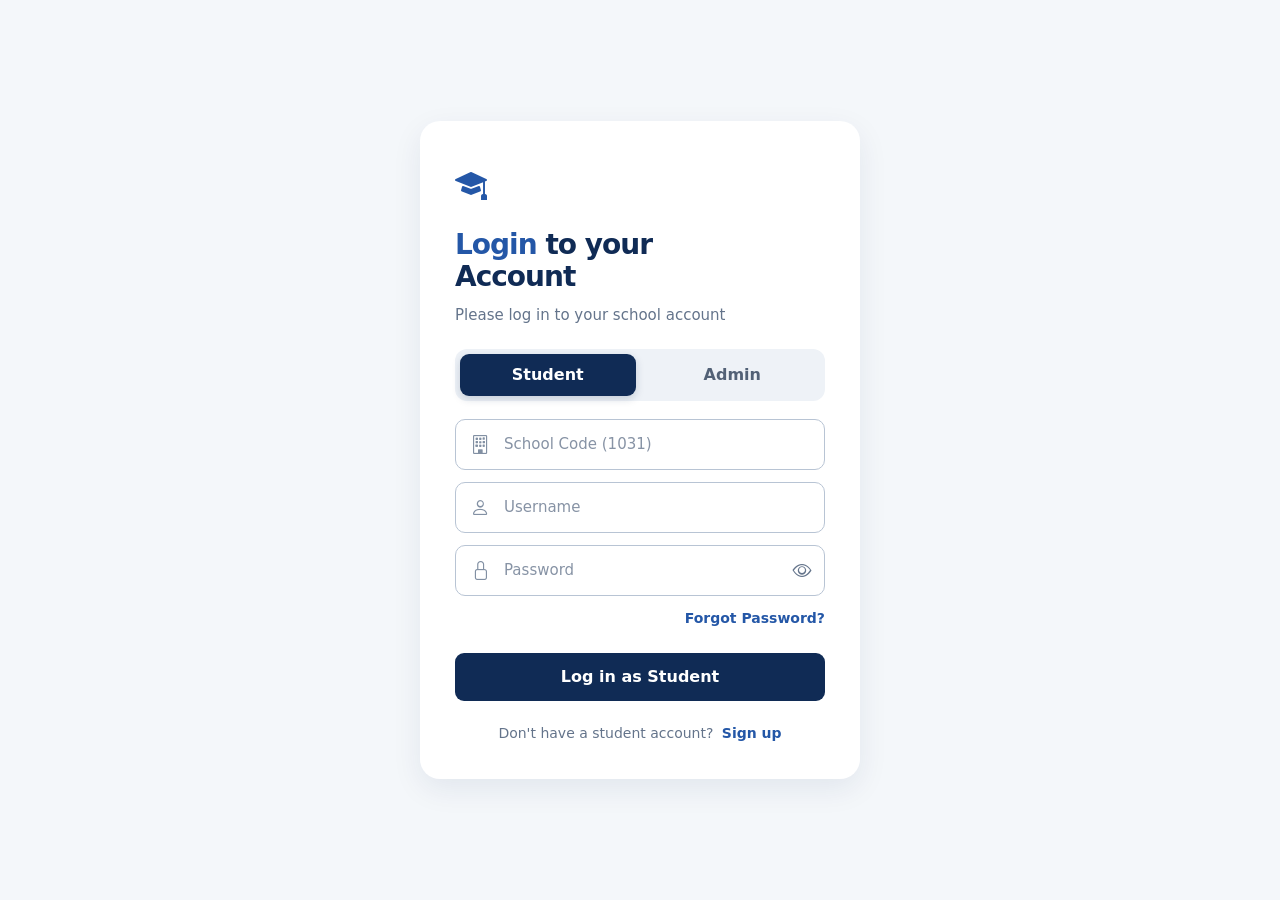
<file: index.html>
<!DOCTYPE html>
<html lang="en">
<head>
  <meta charset="UTF-8">
  <meta name="viewport" content="width=device-width, initial-scale=1.0">
  <title>School Portal Login</title>
  <link href="https://cdn.jsdelivr.net/npm/bootstrap@5.3.3/dist/css/bootstrap.min.css" rel="stylesheet">
  <link href="https://cdn.jsdelivr.net/npm/bootstrap-icons@1.11.3/font/bootstrap-icons.css" rel="stylesheet">
  <link rel="stylesheet" href="login.css">
</head>
<body>
  <main class="login-page">
    <section class="login-card" aria-labelledby="loginHeading">
      <div class="school-mark" aria-hidden="true"><i class="bi bi-mortarboard-fill"></i></div>

      <div class="login-heading">
        <h1 id="loginHeading"><span>Login</span> to your<br class="desktop-break"> Account</h1>
        <p>Please log in to your school account</p>
      </div>

      <div class="role-switch" role="group" aria-label="Choose account type">
        <button type="button" class="role-button active" data-role="student" aria-pressed="true">Student</button>
        <button type="button" class="role-button" data-role="admin" aria-pressed="false">Admin</button>
      </div>

      <form id="loginForm">
        <!-- School Code Field Added Here -->
        <div class="input-wrap">
          <i class="bi bi-building"></i>
          <input type="text" id="schoolCode" placeholder="School Code (1031)" aria-label="School Code" required>
        </div>

        <div class="input-wrap">
          <i class="bi bi-person"></i>
          <input type="text" id="username" placeholder="Username" aria-label="Username" autocomplete="username" required>
        </div>

        <div class="input-wrap password-wrap">
          <i class="bi bi-lock"></i>
          <input type="password" id="password" placeholder="Password" aria-label="Password" autocomplete="current-password" required>
          <button class="password-toggle" type="button" id="togglePassword" aria-label="Show password" title="Show password">
            <i class="bi bi-eye" id="eyeIcon"></i>
          </button>
        </div>

        <div class="forgot-row">
          <button type="button" class="text-link" data-bs-toggle="modal" data-bs-target="#forgotModal">Forgot Password?</button>
        </div>

        <button class="login-button" type="submit">Log in as Student</button>
        <p id="loginMessage" class="form-message" role="status" aria-live="polite"></p>
      </form>

      <div class="signup-line">
        Don't have a student account?
        <button type="button" class="text-link" data-bs-toggle="modal" data-bs-target="#signupModal">Sign up</button>
      </div>
    </section>
  </main>

  <!-- Student sign-up dialog -->
  <div class="modal fade" id="signupModal" tabindex="-1" aria-labelledby="signupTitle" aria-hidden="true">
    <div class="modal-dialog modal-dialog-centered">
      <div class="modal-content login-modal">
        <div class="modal-header">
          <h5 class="modal-title" id="signupTitle">Create a student account</h5>
          <button type="button" class="btn-close" data-bs-dismiss="modal" aria-label="Close"></button>
        </div>
        <form id="signupForm">
          <div class="modal-body">
            <label for="newStudentName" class="form-label">Full name</label>
            <input class="form-control mb-3" id="newStudentName" required placeholder="Enter your full name">
            <label for="newStudentUsername" class="form-label">Username</label>
            <input class="form-control mb-3" id="newStudentUsername" required placeholder="Choose a username">
            <label for="newStudentPassword" class="form-label">Password</label>
            <input class="form-control" type="password" id="newStudentPassword" required minlength="6" placeholder="Create a password">
            <p id="signupMessage" class="modal-message mb-0" role="status" aria-live="polite"></p>
          </div>
          <div class="modal-footer">
            <button type="button" class="btn btn-light" data-bs-dismiss="modal">Cancel</button>
            <button type="submit" class="btn btn-primary">Create account</button>
          </div>
        </form>
      </div>
    </div>
  </div>

  <script src="https://cdn.jsdelivr.net/npm/bootstrap@5.3.3/dist/js/bootstrap.bundle.min.js"></script>
  <script>
    const DEFAULT_USERNAME = "Aahil";
    const DEFAULT_PASSWORD = "Manu@302009";
    const CORRECT_SCHOOL_CODE = "1031";
    const roles = document.querySelectorAll(".role-button");
    const loginButton = document.querySelector(".login-button");
    let selectedRole = "student";

    function getAccounts() {
      const saved = localStorage.getItem("schoolPortalAccounts");
      if (saved) return JSON.parse(saved);
      const initial = {
        student: [{ username: DEFAULT_USERNAME, password: DEFAULT_PASSWORD, name: "Aahil" }],
        admin: [{ username: DEFAULT_USERNAME, password: DEFAULT_PASSWORD, name: "Aahil" }]
      };
      localStorage.setItem("schoolPortalAccounts", JSON.stringify(initial));
      return initial;
    }

    function saveAccounts(accounts) {
      localStorage.setItem("schoolPortalAccounts", JSON.stringify(accounts));
    }

    roles.forEach((button) => {
      button.addEventListener("click", () => {
        selectedRole = button.dataset.role;
        roles.forEach((item) => {
          const active = item === button;
          item.classList.toggle("active", active);
          item.setAttribute("aria-pressed", String(active));
        });
        loginButton.textContent = selectedRole === "admin" ? "Log in as Admin" : "Log in as Student";
        document.getElementById("loginMessage").textContent = "";
        document.querySelector(".signup-line").style.display = selectedRole === "admin" ? "none" : "block";
      });
    });

    const passwordInput = document.getElementById("password");
    const togglePassword = document.getElementById("togglePassword");
    const eyeIcon = document.getElementById("eyeIcon");

    togglePassword.addEventListener("click", () => {
      const show = passwordInput.type === "password";
      passwordInput.type = show ? "text" : "password";
      eyeIcon.className = show ? "bi bi-eye-slash" : "bi bi-eye";
    });

    document.getElementById("loginForm").addEventListener("submit", (event) => {
      event.preventDefault();
      const schoolCode = document.getElementById("schoolCode").value.trim();
      const username = document.getElementById("username").value.trim();
      const password = passwordInput.value;
      const message = document.getElementById("loginMessage");

      // Validate School Code
      if (schoolCode !== CORRECT_SCHOOL_CODE) {
        message.textContent = "Invalid school code. Please enter 1031.";
        message.classList.add("error");
        return;
      }

      const accounts = getAccounts();
      const match = (accounts[selectedRole] || []).find(
        (account) => account.username.toLowerCase() === username.toLowerCase() && account.password === password
      );

      if (!match) {
        message.textContent = "Incorrect username or password. Please try again.";
        message.classList.add("error");
        return;
      }

      message.classList.remove("error");
      message.textContent = "Login successful!";
      window.location.href = selectedRole === "admin" ? "admin.html" : "student.html";
    });

    document.getElementById("signupForm").addEventListener("submit", (event) => {
      event.preventDefault();
      const name = document.getElementById("newStudentName").value.trim();
      const username = document.getElementById("newStudentUsername").value.trim();
      const password = document.getElementById("newStudentPassword").value;
      const accounts = getAccounts();
      const exists = accounts.student.some((item) => item.username.toLowerCase() === username.toLowerCase());
      const message = document.getElementById("signupMessage");

      if (exists) {
        message.textContent = "That username already exists. Please choose another.";
        message.classList.add("error");
        return;
      }

      accounts.student.push({ name, username, password });
      saveAccounts(accounts);
      message.classList.remove("error");
      message.textContent = "Student account created. You can now log in.";
      document.getElementById("signupForm").reset();
    });

    getAccounts();
  </script>
</body>
</html>
</file>
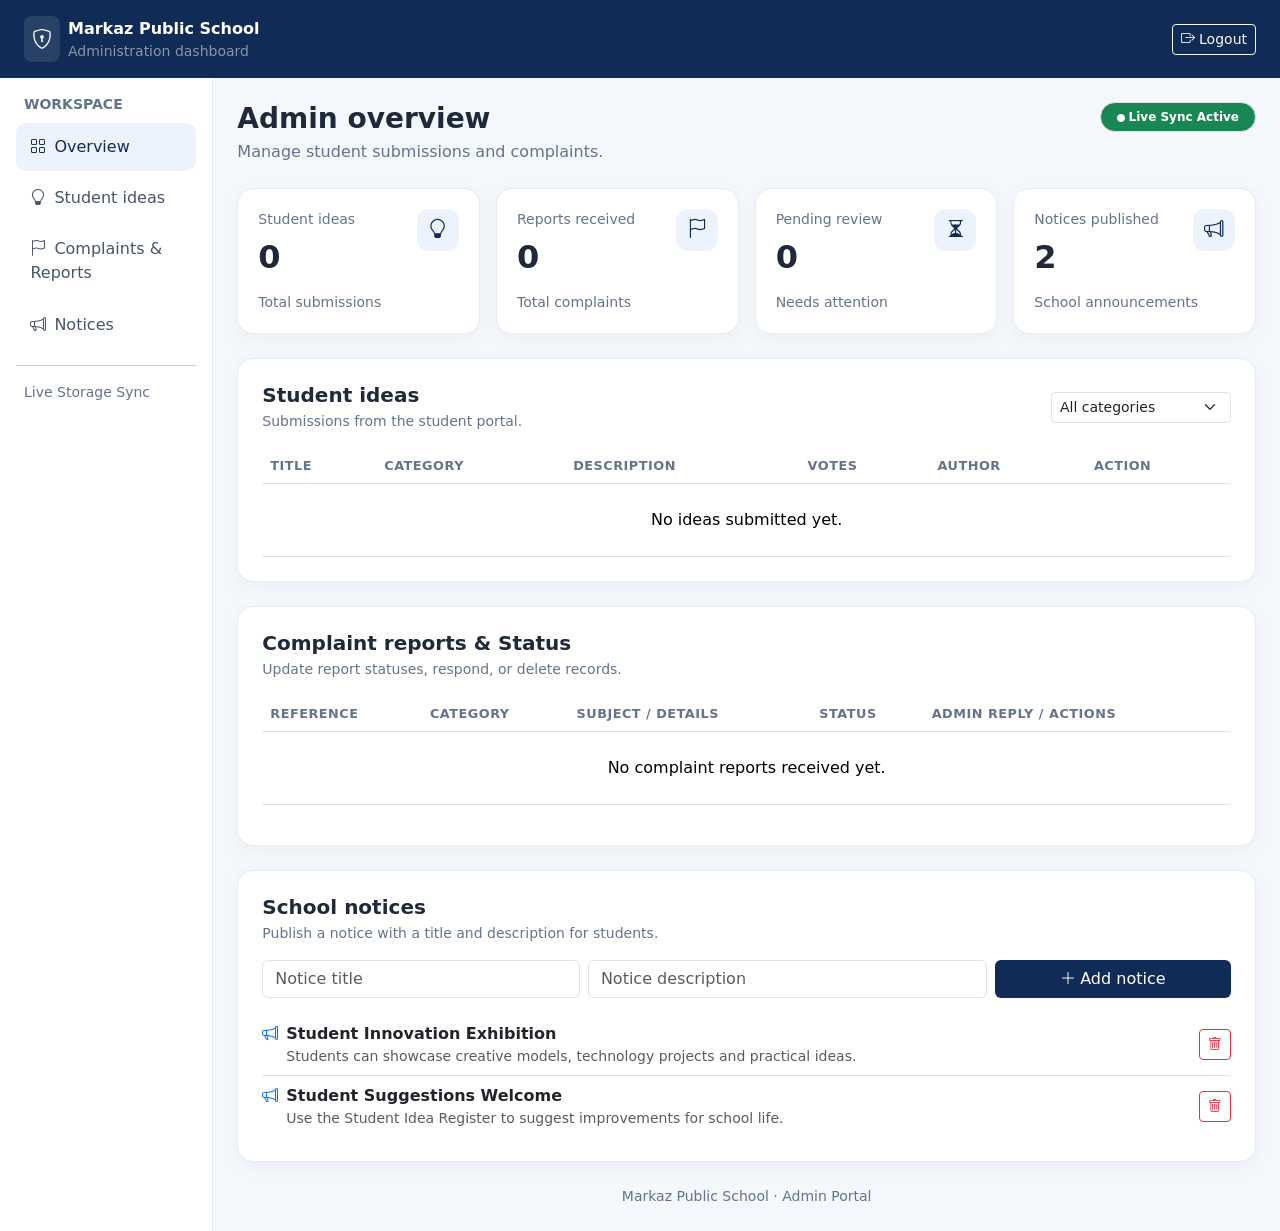
<file: admin.html>
<!DOCTYPE html>
<html lang="en">
<head>
  <meta charset="UTF-8">
  <meta name="viewport" content="width=device-width, initial-scale=1.0">
  <title>Admin Dashboard | Markaz Public School</title>
  <link href="https://cdn.jsdelivr.net/npm/bootstrap@5.3.3/dist/css/bootstrap.min.css" rel="stylesheet">
  <link href="https://cdn.jsdelivr.net/npm/bootstrap-icons@1.11.3/font/bootstrap-icons.css" rel="stylesheet">
  <style>
    :root { --navy: #102B55; --page: #f4f7fb; }
    body { background: var(--page); color: #1e293b; font-family: system-ui, -apple-system, "Segoe UI", sans-serif; }
    .topbar { background: var(--navy); color: #fff; }
    .sidebar { background: #fff; border-right: 1px solid #e5eaf1; min-height: calc(100vh - 72px); }
    .side-link { display:block; padding: .75rem .9rem; color:#475569; text-decoration:none; border-radius:10px; margin:.2rem 0; }
    .side-link.active, .side-link:hover { background:#edf3fc; color:var(--navy); }
    .panel, .stat-card { background:#fff; border:1px solid #e7ecf3; border-radius:16px; box-shadow:0 5px 18px rgba(15, 35, 65, .04); }
    .stat-card { padding:20px; height:100%; }
    .stat-icon { width:42px; height:42px; display:grid; place-items:center; background:#edf3fc; color:var(--navy); border-radius:12px; font-size:1.2rem; }
    .muted { color:#64748b; }
    .table thead th { color:#64748b; font-size:.8rem; text-transform:uppercase; letter-spacing:.04em; font-weight:600; }
    .pill { display:inline-block; padding:.3rem .6rem; border-radius:999px; font-size:.78rem; background:#fff4d6; color:#805b00; }
    @media (max-width:767px) { .sidebar { min-height:auto; border-right:0; border-bottom:1px solid #e5eaf1; } }
  </style>
</head>
<body>
  <header class="topbar py-3">
    <div class="container-fluid px-3 px-lg-4 d-flex align-items-center justify-content-between">
      <div class="d-flex align-items-center gap-2">
        <div class="rounded-3 bg-white bg-opacity-10 p-2"><i class="bi bi-shield-lock fs-5"></i></div>
        <div><div class="fw-bold">Markaz Public School</div><div class="small text-white-50">Administration dashboard</div></div>
      </div>
      <a href="index.html" class="btn btn-sm btn-outline-light"><i class="bi bi-box-arrow-right me-1"></i>Logout</a>
    </div>
  </header>

  <div class="container-fluid">
    <div class="row">
      <aside class="col-md-3 col-lg-2 sidebar p-3">
        <div class="small text-uppercase muted fw-semibold px-2 mb-2">Workspace</div>
        <a class="side-link active" href="#overview"><i class="bi bi-grid me-2"></i>Overview</a>
        <a class="side-link" href="#ideas"><i class="bi bi-lightbulb me-2"></i>Student ideas</a>
        <a class="side-link" href="#complaints"><i class="bi bi-flag me-2"></i>Complaints & Reports</a>
        <a class="side-link" href="#notices"><i class="bi bi-megaphone me-2"></i>Notices</a>
        <hr>
        <div class="small muted px-2">Live Storage Sync</div>
      </aside>

      <main class="col-md-9 col-lg-10 p-3 p-lg-4">
        <section id="overview" class="mb-4">
          <div class="d-flex flex-wrap align-items-start justify-content-between gap-3 mb-4">
            <div><h1 class="h3 fw-bold mb-1">Admin overview</h1><p class="muted mb-0">Manage student submissions and complaints.</p></div>
            <span class="badge rounded-pill text-bg-success border py-2 px-3"><i class="bi bi-circle-fill me-1" style="font-size:.5rem"></i>Live Sync Active</span>
          </div>
          
          <div class="row g-3">
            <div class="col-sm-6 col-xl-3"><div class="stat-card"><div class="d-flex justify-content-between"><div><div class="muted small">Student ideas</div><div class="h2 fw-bold mt-2 mb-0" id="ideaCount">0</div></div><div class="stat-icon"><i class="bi bi-lightbulb"></i></div></div><div class="small muted mt-3">Total submissions</div></div></div>
            <div class="col-sm-6 col-xl-3"><div class="stat-card"><div class="d-flex justify-content-between"><div><div class="muted small">Reports received</div><div class="h2 fw-bold mt-2 mb-0" id="complaintCount">0</div></div><div class="stat-icon"><i class="bi bi-flag"></i></div></div><div class="small muted mt-3">Total complaints</div></div></div>
            <div class="col-sm-6 col-xl-3"><div class="stat-card"><div class="d-flex justify-content-between"><div><div class="muted small">Pending review</div><div class="h2 fw-bold mt-2 mb-0" id="pendingCount">0</div></div><div class="stat-icon"><i class="bi bi-hourglass-split"></i></div></div><div class="small muted mt-3">Needs attention</div></div></div>
            <div class="col-sm-6 col-xl-3"><div class="stat-card"><div class="d-flex justify-content-between"><div><div class="muted small">Notices published</div><div class="h2 fw-bold mt-2 mb-0" id="noticeCount">0</div></div><div class="stat-icon"><i class="bi bi-megaphone"></i></div></div><div class="small muted mt-3">School announcements</div></div></div>
          </div>
        </section>

        <!-- STUDENT IDEAS SECTION -->
        <section id="ideas" class="panel p-3 p-lg-4 mb-4">
          <div class="d-flex flex-wrap justify-content-between align-items-center gap-2 mb-3">
            <div><h2 class="h5 fw-bold mb-1">Student ideas</h2><p class="muted small mb-0">Submissions from the student portal.</p></div>
            <select id="ideaFilter" class="form-select form-select-sm" style="max-width:180px" aria-label="Filter ideas">
              <option value="All">All categories</option>
              <option>Academics</option><option>Sports</option><option>Environment</option>
              <option>Technology</option><option>Library</option><option>Student Welfare</option><option>Other</option>
            </select>
          </div>
          <div class="table-responsive">
            <table class="table align-middle mb-0">
              <thead><tr><th>Title</th><th>Category</th><th>Description</th><th>Votes</th><th>Author</th><th>Action</th></tr></thead>
              <tbody id="ideasTable"></tbody>
            </table>
          </div>
        </section>

        <!-- COMPLAINTS SECTION -->
        <section id="complaints" class="panel p-3 p-lg-4 mb-4">
          <div class="mb-3"><h2 class="h5 fw-bold mb-1">Complaint reports & Status</h2><p class="muted small mb-0">Update report statuses, respond, or delete records.</p></div>
          <div class="table-responsive">
            <table class="table align-middle mb-0">
              <thead><tr><th>Reference</th><th>Category</th><th>Subject / Details</th><th>Status</th><th>Admin Reply / Actions</th></tr></thead>
              <tbody id="complaintsTable"></tbody>
            </table>
          </div>
          <p id="statusMessage" class="small text-success mt-3 mb-0" role="status"></p>
        </section>

        <!-- NOTICES SECTION WITH TITLE & DESCRIPTION -->
        <section id="notices" class="panel p-3 p-lg-4">
          <h2 class="h5 fw-bold mb-1">School notices</h2><p class="muted small mb-3">Publish a notice with a title and description for students.</p>
          <form id="noticeForm" class="row g-2 mb-3">
            <div class="col-md-4">
              <input class="form-control" id="noticeTitle" maxlength="100" required placeholder="Notice title">
            </div>
            <div class="col-md-5">
              <input class="form-control" id="noticeDesc" maxlength="250" required placeholder="Notice description">
            </div>
            <div class="col-md-3">
              <button class="btn w-100 text-white" style="background:var(--navy)" type="submit">
                <i class="bi bi-plus-lg me-1"></i>Add notice
              </button>
            </div>
          </form>
          <ul id="noticeList" class="list-group list-group-flush"></ul>
        </section>

        <footer class="small muted text-center mt-4">Markaz Public School · Admin Portal</footer>
      </main>
    </div>
  </div>

<script>
const COMPLAINTS_KEY = "schoolComplaints";
const IDEAS_KEY = "schoolIdeas";
const NOTICES_KEY = "schoolNotices";

function getData(key, defaultVal) {
  return JSON.parse(localStorage.getItem(key) || JSON.stringify(defaultVal));
}
function saveData(key, data) {
  localStorage.setItem(key, JSON.stringify(data));
}

function escapeHTML(value) {
  return String(value ?? "").replace(/[&<>"']/g, char => ({
    "&": "&amp;", "<": "&lt;", ">": "&gt;", '"': "&quot;", "'": "&#39;"
  })[char]);
}

function renderDashboard() {
  const complaints = getData(COMPLAINTS_KEY, []);
  const ideas = getData(IDEAS_KEY, []);
  const defaultNotices = [
    { title: "Student Innovation Exhibition", description: "Students can showcase creative models, technology projects and practical ideas." },
    { title: "Student Suggestions Welcome", description: "Use the Student Idea Register to suggest improvements for school life." }
  ];
  const notices = getData(NOTICES_KEY, defaultNotices);

  document.getElementById("ideaCount").textContent = ideas.length;
  document.getElementById("complaintCount").textContent = complaints.length;
  document.getElementById("pendingCount").textContent = complaints.filter(c => c.status === "Received" || c.status === "Pending").length;
  document.getElementById("noticeCount").textContent = notices.length;

  // Render Ideas
  const filter = document.getElementById("ideaFilter").value;
  const filteredIdeas = ideas.filter(x => filter === "All" || x.category === filter);
  
  document.getElementById("ideasTable").innerHTML = filteredIdeas.map(x => {
    const originalIndex = ideas.findIndex(i => i.id === x.id);
    return `<tr>
      <td class="fw-semibold">${escapeHTML(x.title)}</td>
      <td>${escapeHTML(x.category)}</td>
      <td class="small text-muted">${escapeHTML(x.description)}</td>
      <td><span class="badge bg-primary">${x.votes || 1}</span></td>
      <td>${escapeHTML(x.author || "Anonymous")}</td>
      <td>
        <button class="btn btn-sm btn-outline-danger" onclick="deleteIdea(${originalIndex})" title="Delete Idea">
          <i class="bi bi-trash"></i>
        </button>
      </td>
    </tr>`;
  }).join("") || '<tr><td colspan="6" class="muted text-center py-4">No ideas submitted yet.</td></tr>';

  // Render Complaints
  const statuses = ["Received", "Under Review", "Action Required", "Resolved"];
  document.getElementById("complaintsTable").innerHTML = complaints.map((x, i) =>
    `<tr>
      <td class="fw-semibold">${escapeHTML(x.id)}</td>
      <td>${escapeHTML(x.category)}</td>
      <td><strong>${escapeHTML(x.subject)}</strong><br><small class="text-muted">${escapeHTML(x.description)}</small></td>
      <td><span class="pill">${escapeHTML(x.status)}</span></td>
      <td>
        <select class="form-select form-select-sm mb-2" data-action="status" data-index="${i}">
          ${statuses.map(s => `<option ${s === x.status ? "selected" : ""}>${s}</option>`).join("")}
        </select>
        <div class="input-group input-group-sm mb-2">
          <input type="text" class="form-control" data-action="reply" data-index="${i}" value="${escapeHTML(x.reply === "Waiting for admin review" ? "" : x.reply)}" placeholder="Type reply...">
          <button class="btn btn-outline-primary" onclick="saveComplaintRow(${i})">Save</button>
        </div>
        <button class="btn btn-sm btn-danger w-100" onclick="deleteComplaint(${i})">
          <i class="bi bi-trash me-1"></i>Delete Report
        </button>
      </td>
    </tr>`
  ).join("") || '<tr><td colspan="5" class="muted text-center py-4">No complaint reports received yet.</td></tr>';

  // Render Notices with Title & Description
  document.getElementById("noticeList").innerHTML = notices.map((n, idx) => {
    const title = typeof n === 'string' ? n : n.title;
    const desc = typeof n === 'string' ? '' : n.description;
    return `<li class="list-group-item px-0 d-flex justify-content-between align-items-center">
      <div>
        <strong><i class="bi bi-megaphone me-2 text-primary"></i>${escapeHTML(title)}</strong>
        ${desc ? `<div class="small text-muted ms-4">${escapeHTML(desc)}</div>` : ''}
      </div>
      <button class="btn btn-sm btn-outline-danger" onclick="deleteNotice(${idx})" title="Delete Notice"><i class="bi bi-trash"></i></button>
    </li>`;
  }).join("") || '<li class="list-group-item px-0 text-muted">No notices published.</li>';
}

window.saveComplaintRow = function(index) {
  const complaints = getData(COMPLAINTS_KEY, []);
  const statusSelect = document.querySelector(`select[data-action="status"][data-index="${index}"]`);
  const replyInput = document.querySelector(`input[data-action="reply"][data-index="${index}"]`);
  
  if (complaints[index]) {
    complaints[index].status = statusSelect.value;
    complaints[index].reply = replyInput.value.trim() || "No message from admin yet.";
    saveData(COMPLAINTS_KEY, complaints);
    document.getElementById("statusMessage").textContent = `Report ${complaints[index].id} updated successfully!`;
    renderDashboard();
  }
};

window.deleteComplaint = function(index) {
  if (confirm("Are you sure you want to delete this complaint report?")) {
    let complaints = getData(COMPLAINTS_KEY, []);
    complaints.splice(index, 1);
    saveData(COMPLAINTS_KEY, complaints);
    document.getElementById("statusMessage").textContent = "Complaint report deleted successfully.";
    renderDashboard();
  }
};

window.deleteIdea = function(index) {
  if (confirm("Are you sure you want to delete this student idea?")) {
    let ideas = getData(IDEAS_KEY, []);
    ideas.splice(index, 1);
    saveData(IDEAS_KEY, ideas);
    renderDashboard();
  }
};

window.deleteNotice = function(index) {
  let notices = getData(NOTICES_KEY, []);
  notices.splice(index, 1);
  saveData(NOTICES_KEY, notices);
  renderDashboard();
};

document.getElementById("ideaFilter").addEventListener("change", renderDashboard);

document.getElementById("noticeForm").addEventListener("submit", e => {
  e.preventDefault();
  const titleInput = document.getElementById("noticeTitle");
  const descInput = document.getElementById("noticeDesc");
  
  let notices = getData(NOTICES_KEY, []);
  notices.unshift({
    title: titleInput.value.trim(),
    description: descInput.value.trim()
  });
  
  saveData(NOTICES_KEY, notices);
  titleInput.value = "";
  descInput.value = "";
  renderDashboard();
});

renderDashboard();
</script>
</body>
</html>
</file>
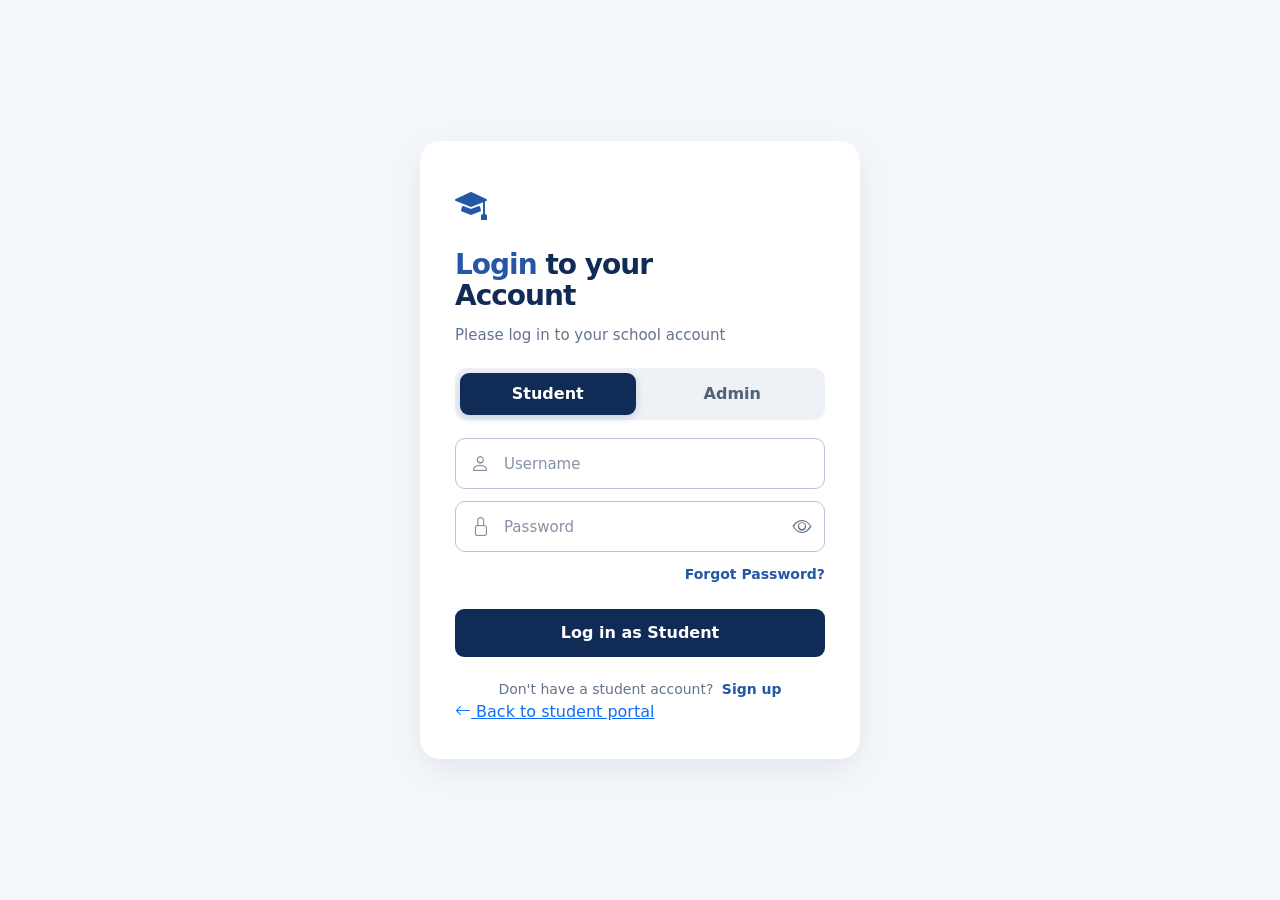
<file: login.html>
<!DOCTYPE html>
<html lang="en">
<head>
  <meta charset="UTF-8">
  <meta name="viewport" content="width=device-width, initial-scale=1.0">
  <title>School Portal Login</title>
  <link href="https://cdn.jsdelivr.net/npm/bootstrap@5.3.3/dist/css/bootstrap.min.css" rel="stylesheet">
  <link href="https://cdn.jsdelivr.net/npm/bootstrap-icons@1.11.3/font/bootstrap-icons.css" rel="stylesheet">
  <link rel="stylesheet" href="login.css">
</head>
<body>
  <main class="login-page">
    <section class="login-card" aria-labelledby="loginHeading">
      <div class="school-mark" aria-hidden="true"><i class="bi bi-mortarboard-fill"></i></div>

      <div class="login-heading">
        <h1 id="loginHeading"><span>Login</span> to your<br class="desktop-break"> Account</h1>
        <p>Please log in to your school account</p>
      </div>

      <div class="role-switch" role="group" aria-label="Choose account type">
        <button type="button" class="role-button active" data-role="student" aria-pressed="true">Student</button>
        <button type="button" class="role-button" data-role="admin" aria-pressed="false">Admin</button>
      </div>

      <form id="loginForm">
        <div class="input-wrap">
          <i class="bi bi-person"></i>
          <input type="text" id="username" placeholder="Username" aria-label="Username" autocomplete="username" required>
        </div>

        <div class="input-wrap password-wrap">
          <i class="bi bi-lock"></i>
          <input type="password" id="password" placeholder="Password" aria-label="Password" autocomplete="current-password" required>
          <button class="password-toggle" type="button" id="togglePassword" aria-label="Show password" title="Show password">
            <i class="bi bi-eye" id="eyeIcon"></i>
          </button>
        </div>

        <div class="forgot-row">
          <button type="button" class="text-link" data-bs-toggle="modal" data-bs-target="#forgotModal">Forgot Password?</button>
        </div>

        <button class="login-button" type="submit">Log in as Student</button>
        <p id="loginMessage" class="form-message" role="status" aria-live="polite"></p>
      </form>

      <div class="signup-line">
        Don't have a student account?
        <button type="button" class="text-link" data-bs-toggle="modal" data-bs-target="#signupModal">Sign up</button>
      </div>

      <div class="back-home">
        <a href="student.html"><i class="bi bi-arrow-left"></i> Back to student portal</a>
      </div>
    </section>
  </main>

  <!-- Password reset dialog -->
  <div class="modal fade" id="forgotModal" tabindex="-1" aria-labelledby="forgotTitle" aria-hidden="true">
    <div class="modal-dialog modal-dialog-centered">
      <div class="modal-content login-modal">
        <div class="modal-header">
          <h5 class="modal-title" id="forgotTitle">Reset password</h5>
          <button type="button" class="btn-close" data-bs-dismiss="modal" aria-label="Close"></button>
        </div>
        <form id="forgotForm">
          <div class="modal-body">
            <p class="text-muted">For this project demo, enter the account username and choose a new password.</p>
            <label for="resetUsername" class="form-label">Username</label>
            <input class="form-control mb-3" id="resetUsername" required placeholder="Enter username">
            <label for="newPassword" class="form-label">New password</label>
            <input class="form-control mb-3" type="password" id="newPassword" minlength="6" required placeholder="Enter new password">
            <label for="confirmNewPassword" class="form-label">Confirm new password</label>
            <input class="form-control" type="password" id="confirmNewPassword" minlength="6" required placeholder="Confirm new password">
            <p id="forgotMessage" class="modal-message mb-0" role="status" aria-live="polite"></p>
          </div>
          <div class="modal-footer">
            <button type="button" class="btn btn-light" data-bs-dismiss="modal">Cancel</button>
            <button type="submit" class="btn btn-primary">Save new password</button>
          </div>
        </form>
      </div>
    </div>
  </div>

  <!-- Student sign-up dialog -->
  <div class="modal fade" id="signupModal" tabindex="-1" aria-labelledby="signupTitle" aria-hidden="true">
    <div class="modal-dialog modal-dialog-centered">
      <div class="modal-content login-modal">
        <div class="modal-header">
          <h5 class="modal-title" id="signupTitle">Create a student account</h5>
          <button type="button" class="btn-close" data-bs-dismiss="modal" aria-label="Close"></button>
        </div>
        <form id="signupForm">
          <div class="modal-body">
            <label for="newStudentName" class="form-label">Full name</label>
            <input class="form-control mb-3" id="newStudentName" required placeholder="Enter your full name">
            <label for="newStudentUsername" class="form-label">Username</label>
            <input class="form-control mb-3" id="newStudentUsername" required placeholder="Choose a username">
            <label for="newStudentPassword" class="form-label">Password</label>
            <input class="form-control" type="password" id="newStudentPassword" required minlength="6" placeholder="Create a password">
            <p id="signupMessage" class="modal-message mb-0" role="status" aria-live="polite"></p>
          </div>
          <div class="modal-footer">
            <button type="button" class="btn btn-light" data-bs-dismiss="modal">Cancel</button>
            <button type="submit" class="btn btn-primary">Create account</button>
          </div>
        </form>
      </div>
    </div>
  </div>

  <script src="https://cdn.jsdelivr.net/npm/bootstrap@5.3.3/dist/js/bootstrap.bundle.min.js"></script>
  <script>
    /*
      CLASSROOM DEMO ONLY.
      Credentials stored in browser localStorage are not secure.
      Use a server-side authentication system before publishing this portal.
    */
    const DEFAULT_USERNAME = "Aahil";
    const DEFAULT_PASSWORD = "Manu@302009";
    const roles = document.querySelectorAll(".role-button");
    const loginButton = document.querySelector(".login-button");
    let selectedRole = "student";

    function getAccounts() {
      const saved = localStorage.getItem("schoolPortalAccounts");
      if (saved) return JSON.parse(saved);

      const initial = {
        student: [{ username: DEFAULT_USERNAME, password: DEFAULT_PASSWORD, name: "Aahil" }],
        admin: [{ username: DEFAULT_USERNAME, password: DEFAULT_PASSWORD, name: "Aahil" }]
      };
      localStorage.setItem("schoolPortalAccounts", JSON.stringify(initial));
      return initial;
    }

    function saveAccounts(accounts) {
      localStorage.setItem("schoolPortalAccounts", JSON.stringify(accounts));
    }

    roles.forEach((button) => {
      button.addEventListener("click", () => {
        selectedRole = button.dataset.role;
        roles.forEach((item) => {
          const active = item === button;
          item.classList.toggle("active", active);
          item.setAttribute("aria-pressed", String(active));
        });
        loginButton.textContent = selectedRole === "admin" ? "Log in as Admin" : "Log in as Student";
        document.getElementById("loginMessage").textContent = "";
        document.querySelector(".signup-line").style.display = selectedRole === "admin" ? "none" : "block";
      });
    });

    const passwordInput = document.getElementById("password");
    const togglePassword = document.getElementById("togglePassword");
    const eyeIcon = document.getElementById("eyeIcon");

    togglePassword.addEventListener("click", () => {
      const show = passwordInput.type === "password";
      passwordInput.type = show ? "text" : "password";
      eyeIcon.className = show ? "bi bi-eye-slash" : "bi bi-eye";
      togglePassword.setAttribute("aria-label", show ? "Hide password" : "Show password");
      togglePassword.title = show ? "Hide password" : "Show password";
    });

    document.getElementById("loginForm").addEventListener("submit", (event) => {
      event.preventDefault();
      const username = document.getElementById("username").value.trim();
      const password = passwordInput.value;
      const accounts = getAccounts();
      const match = (accounts[selectedRole] || []).find(
        (account) => account.username.toLowerCase() === username.toLowerCase() && account.password === password
      );

      const message = document.getElementById("loginMessage");
      if (!match) {
        message.textContent = "Incorrect username or password. Please try again.";
        message.classList.add("error");
        return;
      }

      message.classList.remove("error");
      message.textContent = "Login successful!";
      // Change these destinations if your project uses different dashboard filenames.
      window.location.href = selectedRole === "admin" ? "admin.html" : "student.html";
    });

    document.getElementById("forgotForm").addEventListener("submit", (event) => {
      event.preventDefault();
      const username = document.getElementById("resetUsername").value.trim();
      const newPassword = document.getElementById("newPassword").value;
      const confirmPassword = document.getElementById("confirmNewPassword").value;
      const message = document.getElementById("forgotMessage");

      if (newPassword !== confirmPassword) {
        message.textContent = "The passwords do not match.";
        message.classList.add("error");
        return;
      }

      const accounts = getAccounts();
      let changed = false;
      ["student", "admin"].forEach((role) => {
        const account = (accounts[role] || []).find(
          (item) => item.username.toLowerCase() === username.toLowerCase()
        );
        if (account) {
          account.password = newPassword;
          changed = true;
        }
      });

      if (changed) {
        saveAccounts(accounts);
        message.classList.remove("error");
        message.textContent = "Password updated for the matching account(s). You can now log in with your new password.";
        document.getElementById("forgotForm").reset();
      } else {
        message.textContent = "Username not found.";
        message.classList.add("error");
      }
    });

    document.getElementById("signupForm").addEventListener("submit", (event) => {
      event.preventDefault();
      const name = document.getElementById("newStudentName").value.trim();
      const username = document.getElementById("newStudentUsername").value.trim();
      const password = document.getElementById("newStudentPassword").value;
      const accounts = getAccounts();
      const exists = accounts.student.some((item) => item.username.toLowerCase() === username.toLowerCase());
      const message = document.getElementById("signupMessage");

      if (exists) {
        message.textContent = "That username already exists. Please choose another.";
        message.classList.add("error");
        return;
      }

      accounts.student.push({ name, username, password });
      saveAccounts(accounts);
      message.classList.remove("error");
      message.textContent = "Student account created. You can now log in.";
      document.getElementById("signupForm").reset();
    });

    // Initialise the demo accounts on first visit.
    getAccounts();
  </script>
  <script>
    // Set the default login label when the page loads.
    document.querySelector(".login-button").textContent = "Log in as Student";
  </script>
</body>
</html>
</file>
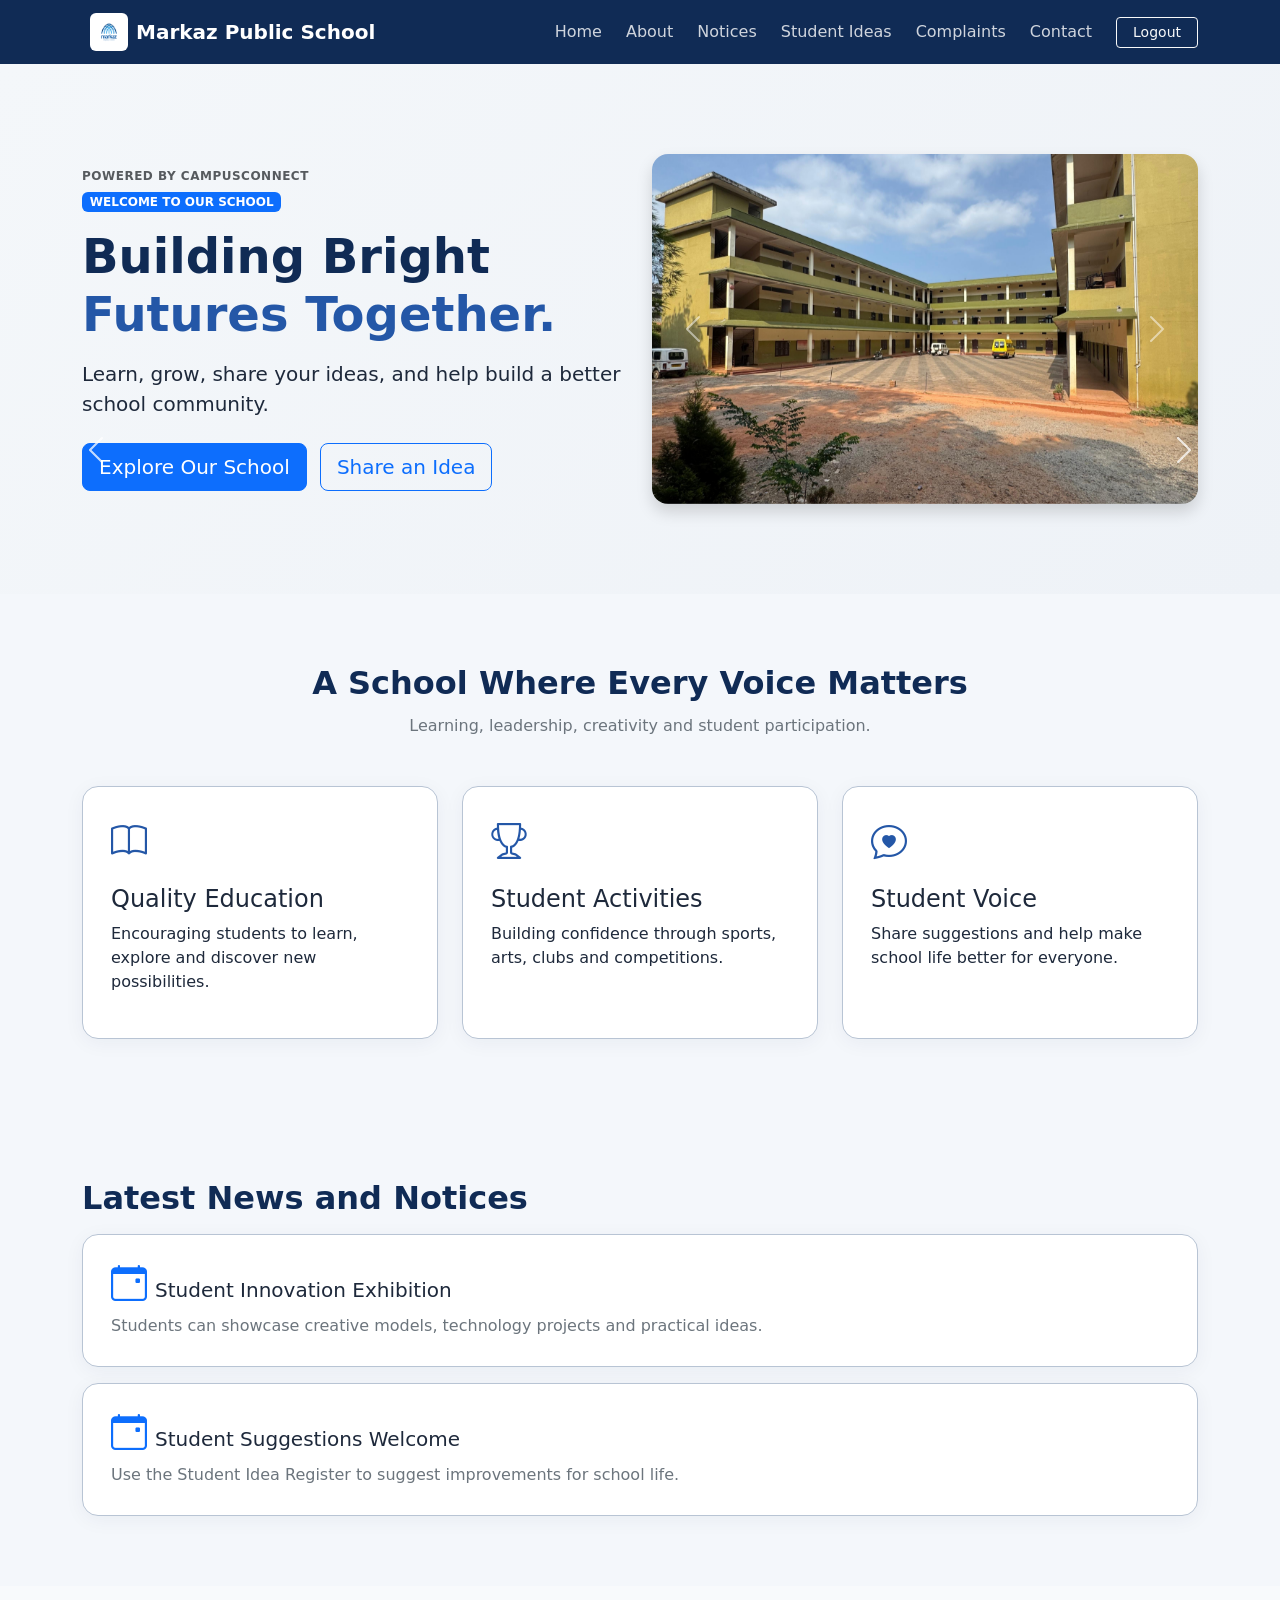
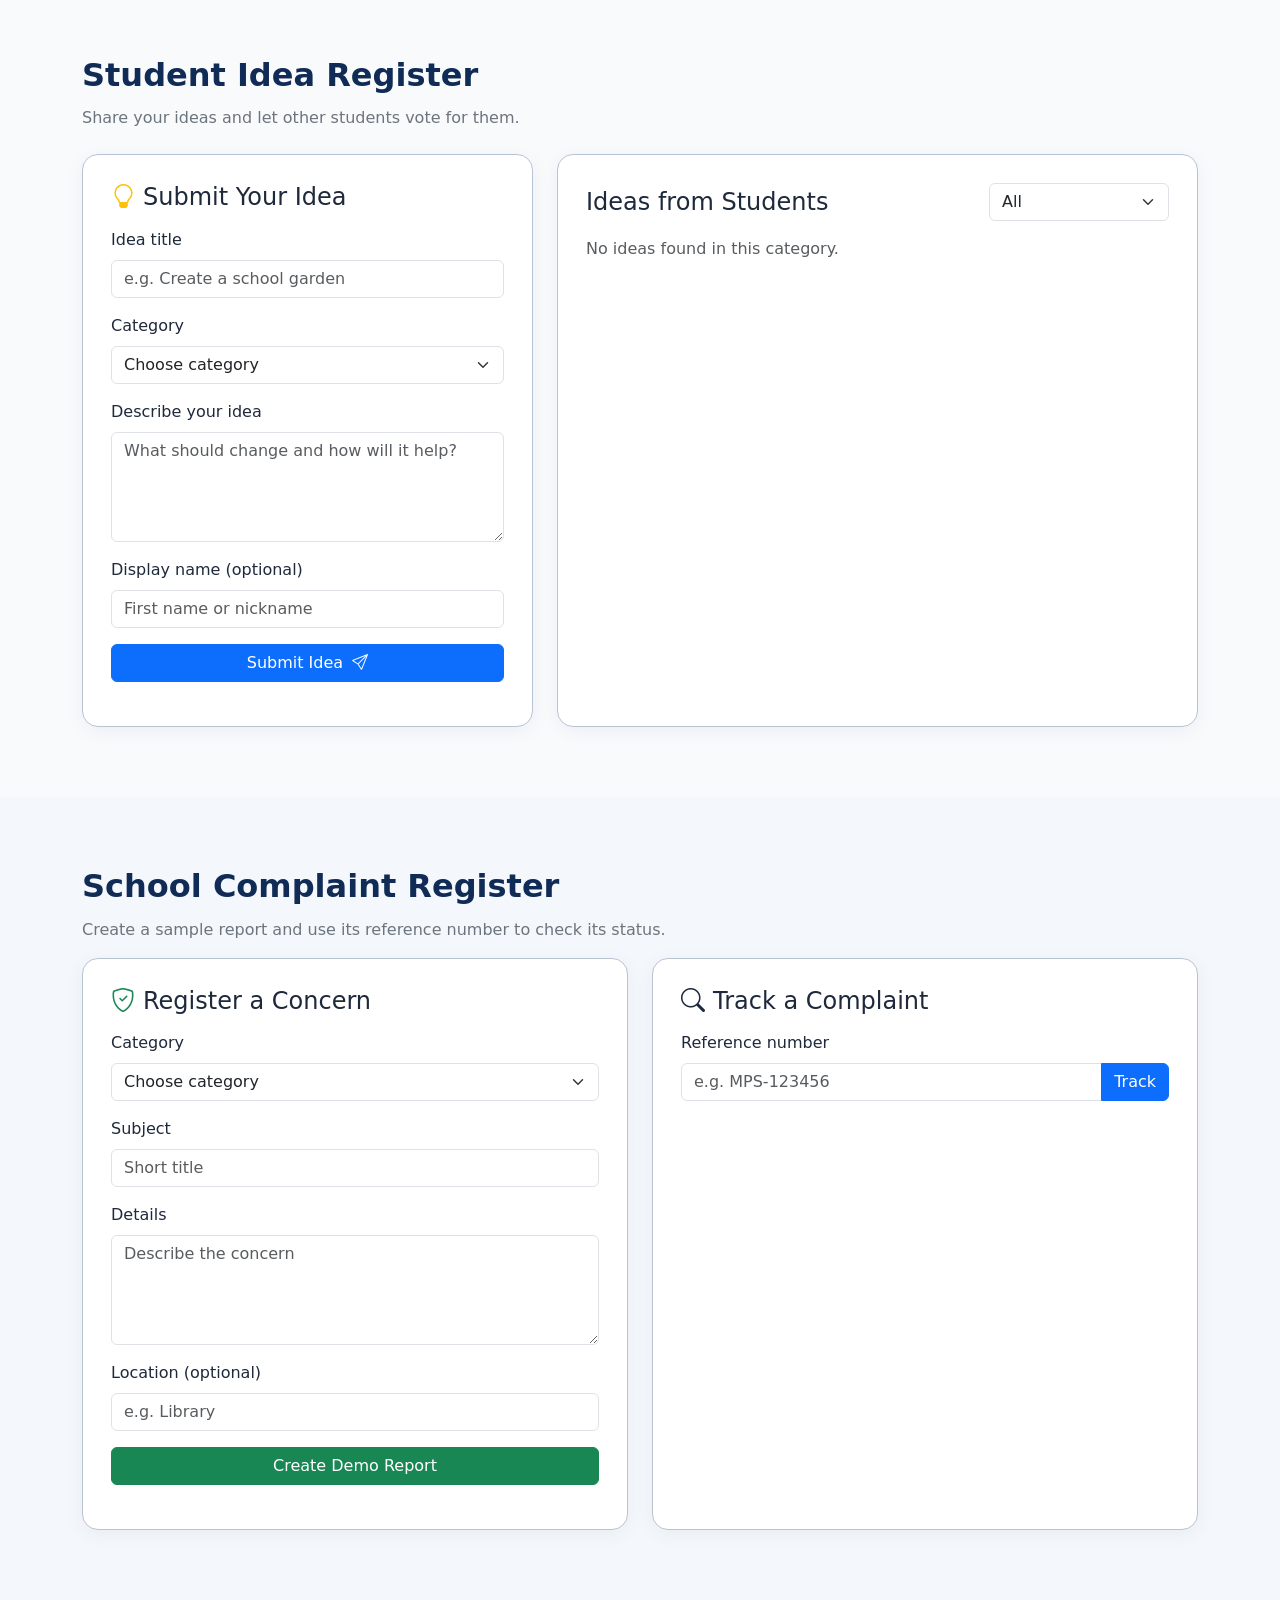
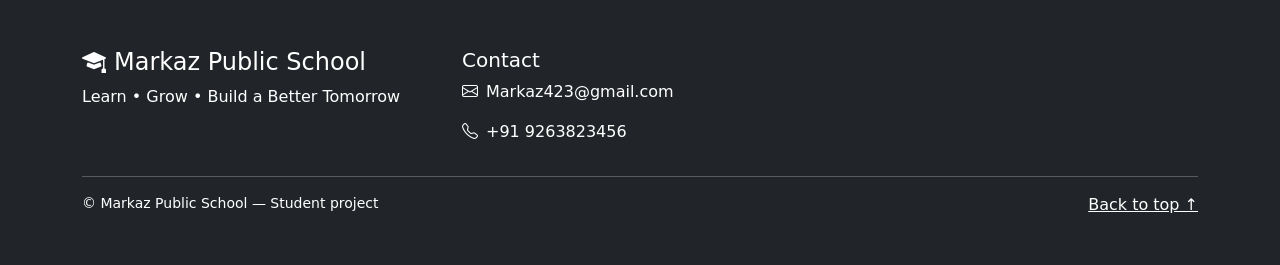
<file: student.html>
<!DOCTYPE html>
<html lang="en">
<head>
    <meta charset="UTF-8">
    <meta name="viewport" content="width=device-width, initial-scale=1.0">
    <title>Student Portal | Markaz Public School</title>
    <link href="https://cdn.jsdelivr.net/npm/bootstrap@5.3.3/dist/css/bootstrap.min.css" rel="stylesheet">
    <link rel="stylesheet" href="login.css">
    <link href="https://cdn.jsdelivr.net/npm/bootstrap-icons@1.11.3/font/bootstrap-icons.css" rel="stylesheet">
</head>
<body>

<!-- NAVBAR -->
<nav class="navbar navbar-expand-lg navbar-dark sticky-top">
  <div class="container">
    <a class="navbar-brand d-flex align-items-center gap-2" href="#home">
      <img src="logo.PNG" alt="Logo" height="38" width="38" class="rounded bg-white p-1 object-fit-contain ms-2" onerror="this.style.display='none'">
      <span>Markaz Public School</span>
    </a>

    <button class="navbar-toggler" type="button"
      data-bs-toggle="collapse" data-bs-target="#navbarNav"
      aria-controls="navbarNav" aria-expanded="false"
      aria-label="Toggle navigation">
      <span class="navbar-toggler-icon"></span>
    </button>

    <div class="collapse navbar-collapse" id="navbarNav">
      <ul class="navbar-nav ms-auto align-items-lg-center gap-2">
        <li class="nav-item"><a class="nav-link" href="#home">Home</a></li>
        <li class="nav-item"><a class="nav-link" href="#about">About</a></li>
        <li class="nav-item"><a class="nav-link" href="#notices">Notices</a></li>
        <li class="nav-item"><a class="nav-link" href="#ideas">Student Ideas</a></li>
        <li class="nav-item"><a class="nav-link" href="#complaints">Complaints</a></li>
        <li class="nav-item"><a class="nav-link" href="#contact">Contact</a></li>
        <li class="nav-item ms-lg-2">
          <a class="btn btn-outline-light btn-sm px-3" href="index.html">Logout</a>
        </li>
      </ul>
    </div>
  </div>
</nav>

<!-- HERO WITH 12-PHOTO CAROUSEL -->
<!<!-- HERO WITH 12-PHOTO CAROUSEL -->
<header id="home" class="hero">
  <div class="container">
    <div class="row align-items-center g-4">
      <div class="col-lg-6">
        <div class="text-uppercase fw-bold text-muted small mb-1" style="font-size: 0.75rem; letter-spacing: 0.5px;">Powered by CampusConnect</div>
        <span class="badge text-bg-primary mb-3">WELCOME TO OUR SCHOOL</span>
        <h1>Building Bright <span>Futures Together.</span></h1>
        <p class="lead mt-3">
          Learn, grow, share your ideas, and help build a better school community.
        </p>
        <a href="#about" class="btn btn-primary btn-lg me-2 mt-2">Explore Our School</a>
        <a href="#ideas" class="btn btn-outline-primary btn-lg mt-2">Share an Idea</a>
      </div>

      <div class="col-lg-6">
        <div id="schoolCarousel" class="carousel slide shadow rounded-4 overflow-hidden" data-bs-ride="carousel">
          <div class="carousel-inner">
            <div class="carousel-item active"><img src="school1.jpeg" class="d-block w-100 object-fit-cover" style="height: 350px;" alt="School 1" onerror="this.src='logo.PNG'"></div>
            <div class="carousel-item"><img src="school2.jpeg" class="d-block w-100 object-fit-cover" style="height: 350px;" alt="School 2" onerror="this.src='logo.PNG'"></div>
            <div class="carousel-item"><img src="school3.jpeg" class="d-block w-100 object-fit-cover" style="height: 350px;" alt="School 3" onerror="this.src='logo.PNG'"></div>
            <div class="carousel-item"><img src="school4.jpeg" class="d-block w-100 object-fit-cover" style="height: 350px;" alt="School 4" onerror="this.src='logo.PNG'"></div>
            <div class="carousel-item"><img src="school5.jpeg" class="d-block w-100 object-fit-cover" style="height: 350px;" alt="School 5" onerror="this.src='logo.PNG'"></div>
            <div class="carousel-item"><img src="school6.jpeg" class="d-block w-100 object-fit-cover" style="height: 350px;" alt="School 6" onerror="this.src='logo.PNG'"></div>
            <div class="carousel-item"><img src="school7.jpeg" class="d-block w-100 object-fit-cover" style="height: 350px;" alt="School 7" onerror="this.src='logo.PNG'"></div>
            <div class="carousel-item"><img src="school8.jpeg" class="d-block w-100 object-fit-cover" style="height: 350px;" alt="School 8" onerror="this.src='logo.PNG'"></div>
            <div class="carousel-item"><img src="school9.jpeg" class="d-block w-100 object-fit-cover" style="height: 350px;" alt="School 9" onerror="this.src='logo.PNG'"></div>
            <div class="carousel-item"><img src="school10.jpeg" class="d-block w-100 object-fit-cover" style="height: 350px;" alt="School 10" onerror="this.src='logo.PNG'"></div>
            <div class="carousel-item"><img src="school11.jpeg" class="d-block w-100 object-fit-cover" style="height: 350px;" alt="School 11" onerror="this.src='logo.PNG'"></div>
            <div class="carousel-item"><img src="school12.jpeg" class="d-block w-100 object-fit-cover" style="height: 350px;" alt="School 12" onerror="this.src='logo.PNG'"></div>
          </div>
          <button class="carousel-control-prev" type="button" data-bs-target="#schoolCarousel" data-bs-slide="prev">
            <span class="carousel-control-prev-icon" aria-hidden="true"></span>
            <span class="visually-hidden">Previous</span>
          </button>
          <button class="carousel-control-next" type="button" data-bs-target="#schoolCarousel" data-bs-slide="next">
            <span class="carousel-control-next-icon" aria-hidden="true"></span>
            <span class="visually-hidden">Next</span>
          </button>
        </div>
      </div>
    </div>
  </div>
</header>
          <button class="carousel-control-prev" type="button" data-bs-target="#schoolCarousel" data-bs-slide="prev">
            <span class="carousel-control-prev-icon" aria-hidden="true"></span>
            <span class="visually-hidden">Previous</span>
          </button>
          <button class="carousel-control-next" type="button" data-bs-target="#schoolCarousel" data-bs-slide="next">
            <span class="carousel-control-next-icon" aria-hidden="true"></span>
            <span class="visually-hidden">Next</span>
          </button>
        </div>
      </div>
          <button class="carousel-control-prev" type="button" data-bs-target="#schoolCarousel" data-bs-slide="prev">
            <span class="carousel-control-prev-icon" aria-hidden="true"></span>
            <span class="visually-hidden">Previous</span>
          </button>
          <button class="carousel-control-next" type="button" data-bs-target="#schoolCarousel" data-bs-slide="next">
            <span class="carousel-control-next-icon" aria-hidden="true"></span>
            <span class="visually-hidden">Next</span>
          </button>
        </div>
      </div>
    </div>
  </div>
</header>

<!-- ABOUT -->
<section id="about" class="section">
  <div class="container">
    <h2 class="section-title text-center">A School Where Every Voice Matters</h2>
    <p class="text-center text-secondary mb-5">Learning, leadership, creativity and student participation.</p>
    <div class="row g-4">
      <div class="col-md-4"><div class="feature-card"><i class="bi bi-book"></i><h4 class="mt-3">Quality Education</h4><p>Encouraging students to learn, explore and discover new possibilities.</p></div></div>
      <div class="col-md-4"><div class="feature-card"><i class="bi bi-trophy"></i><h4 class="mt-3">Student Activities</h4><p>Building confidence through sports, arts, clubs and competitions.</p></div></div>
      <div class="col-md-4"><div class="feature-card"><i class="bi bi-chat-heart"></i><h4 class="mt-3">Student Voice</h4><p>Share suggestions and help make school life better for everyone.</p></div></div>
    </div>
  </div>
</section>

<!-- NOTICES -->
<section id="notices" class="section">
  <div class="container">
    <h2 class="section-title">Latest News and Notices</h2>
    <div id="noticeListStudent"></div>
  </div>
</section>

<!-- STUDENT IDEA REGISTER -->
<section id="ideas" class="section section-light">
  <div class="container">
    <h2 class="section-title">Student Idea Register</h2>
    <p class="text-secondary mb-4">Share your ideas and let other students vote for them.</p>
    <div class="row g-4">
      <div class="col-lg-5">
        <form id="ideaForm" class="form-card">
          <h4 class="mb-3"><i class="bi bi-lightbulb text-warning me-2"></i>Submit Your Idea</h4>
          <label class="form-label" for="ideaTitle">Idea title</label>
          <input class="form-control mb-3" id="ideaTitle" maxlength="100" required placeholder="e.g. Create a school garden">
          <label class="form-label" for="ideaCategory">Category</label>
          <select class="form-select mb-3" id="ideaCategory" required>
            <option value="">Choose category</option>
            <option>Academics</option><option>Sports</option><option>Environment</option>
            <option>Technology</option><option>Library</option><option>Student Welfare</option><option>Other</option>
          </select>
          <label class="form-label" for="ideaDescription">Describe your idea</label>
          <textarea class="form-control mb-3" id="ideaDescription" rows="4" maxlength="700" required placeholder="What should change and how will it help?"></textarea>
          <label class="form-label" for="ideaAuthor">Display name (optional)</label>
          <input class="form-control mb-3" id="ideaAuthor" maxlength="40" placeholder="First name or nickname">
          <button class="btn btn-primary w-100" type="submit">Submit Idea <i class="bi bi-send ms-1"></i></button>
          <p id="ideaMessage" class="mt-3 mb-0" role="status"></p>
        </form>
      </div>
      <div class="col-lg-7">
        <div class="form-card">
          <div class="d-flex justify-content-between align-items-center flex-wrap gap-2 mb-3">
            <h4 class="mb-0">Ideas from Students</h4>
            <select id="ideaFilter" class="form-select filter-select" style="max-width: 180px;">
              <option>All</option><option>Academics</option><option>Sports</option><option>Environment</option>
              <option>Technology</option><option>Library</option><option>Student Welfare</option><option>Other</option>
            </select>
          </div>
          <div id="ideaList"></div>
        </div>
      </div>
    </div>
  </div>
</section>

<!-- COMPLAINT REGISTER -->
<section id="complaints" class="section">
  <div class="container">
    <h2 class="section-title">School Complaint Register</h2>
    <p class="text-secondary">Create a sample report and use its reference number to check its status.</p>
    <div class="row g-4">
      <div class="col-lg-6">
        <form id="complaintForm" class="form-card">
          <h4 class="mb-3"><i class="bi bi-shield-check text-success me-2"></i>Register a Concern</h4>
          <label class="form-label" for="complaintCategory">Category</label>
          <select class="form-select mb-3" id="complaintCategory" required>
            <option value="">Choose category</option>
            <option>Facilities</option><option>Cleanliness</option><option>Safety</option>
            <option>Bullying or harassment</option><option>Transport</option><option>Other</option>
          </select>
          <label class="form-label" for="complaintSubject">Subject</label>
          <input class="form-control mb-3" id="complaintSubject" required maxlength="100" placeholder="Short title">
          <label class="form-label" for="complaintDetails">Details</label>
          <textarea class="form-control mb-3" id="complaintDetails" rows="4" maxlength="700" required placeholder="Describe the concern"></textarea>
          <label class="form-label" for="complaintLocation">Location (optional)</label>
          <input class="form-control mb-3" id="complaintLocation" maxlength="80" placeholder="e.g. Library">
          <button class="btn btn-success w-100" type="submit">Create Demo Report</button>
          <p id="complaintMessage" class="mt-3 mb-0" role="status"></p>
        </form>
      </div>
      <div class="col-lg-6">
        <div class="form-card">
          <h4 class="mb-3"><i class="bi bi-search me-2"></i>Track a Complaint</h4>
          <form id="trackForm">
            <label class="form-label" for="trackingId">Reference number</label>
            <div class="input-group mb-3">
              <input class="form-control" id="trackingId" required placeholder="e.g. MPS-123456">
              <button class="btn btn-primary" type="submit">Track</button>
            </div>
          </form>
          <div id="trackingResult" aria-live="polite"></div>
        </div>
      </div>
    </div>
  </div>
</section>

<!-- FOOTER -->
<footer id="contact" class="bg-dark text-white py-5">
  <div class="container">
    <div class="row g-4">
      <div class="col-lg-4">
        <h4><i class="bi bi-mortarboard-fill me-2"></i>Markaz Public School</h4>
        <p>Learn • Grow • Build a Better Tomorrow</p>
      </div>
      <div class="col-lg-4">
        <h5>Contact</h5>
        <p><i class="bi bi-envelope me-2"></i>Markaz423@gmail.com</p>
        <p><i class="bi bi-telephone me-2"></i>+91 9263823456</p>
      </div>
    </div>
    <hr class="border-light opacity-25">
    <div class="d-flex justify-content-between flex-wrap gap-2">
      <small>© Markaz Public School — Student project</small>
      <a href="#home" class="text-white">Back to top ↑</a>
    </div>
  </div>
</footer>

<script src="https://cdn.jsdelivr.net/npm/bootstrap@5.3.3/dist/js/bootstrap.bundle.min.js"></script>
<script src="app.js"></script>
</body>
</html>
</file>
<file: login.css>
:root {
  --blue: #2457a7;
  --navy: #102b55;
  --muted: #64748b;
  --border: #b8c4d4;
  --ink: #1e293b;
  --page: #f4f7fb;
}

body {
  font-family: system-ui, -apple-system, "Segoe UI", Roboto, sans-serif;
  color: var(--ink);
  background-color: var(--page);
  margin: 0;
  padding: 0;
}

/* --- LOGIN PAGE STYLES --- */
.login-page {
  display: flex;
  align-items: center;
  justify-content: center;
  min-height: 100vh;
  padding: 24px;
  background-color: #f4f7fa;
}

.login-card {
  width: 100%;
  max-width: 440px;
  padding: 40px 35px 35px;
  background: #fff;
  border-radius: 20px;
  box-shadow: 0 10px 30px rgba(16, 43, 85, 0.08);
}

.school-mark {
  font-size: 32px;
  color: var(--blue);
  margin-bottom: 20px;
}

.login-heading h1 {
  font-size: 28px;
  color: var(--navy);
  line-height: 1.13;
  font-weight: 800;
  letter-spacing: -1px;
}

.login-heading h1 span {
  color: var(--blue);
}

.login-heading p {
  margin: 12px 0 22px;
  color: var(--muted);
  font-size: 15px;
}

.role-switch {
  display: flex;
  gap: 9px;
  padding: 5px;
  margin-bottom: 18px;
  background: #eef2f7;
  border-radius: 12px;
}

.role-button {
  flex: 1;
  min-height: 42px;
  border: 0;
  border-radius: 9px;
  color: #526176;
  background: transparent;
  font-weight: 700;
  transition: .2s;
}

.role-button.active {
  color: #fff;
  background: var(--navy);
  box-shadow: 0 3px 9px rgba(16,43,85,.18);
}

.input-wrap {
  position: relative;
  display: flex;
  align-items: center;
  min-height: 51px;
  margin-bottom: 12px;
  border: 1px solid #b8c4d4;
  border-radius: 10px;
  background: #fff;
  transition: border-color .2s, box-shadow .2s;
}

.input-wrap:focus-within {
  border-color: var(--blue);
  box-shadow: 0 0 0 3px rgba(36,87,167,.12);
}

.input-wrap > i {
  width: 48px;
  flex: 0 0 48px;
  color: #8290a3;
  text-align: center;
  font-size: 19px;
}

.input-wrap input {
  width: 100%;
  min-width: 0;
  height: 49px;
  padding: 0 12px 0 0;
  border: 0;
  outline: 0;
  color: var(--ink);
  background: transparent;
  font-size: 15px;
}

.input-wrap input::placeholder {
  color: #8793a5;
}

.password-toggle {
  width: 46px;
  height: 46px;
  flex: 0 0 46px;
  border: 0;
  color: #64748b;
  background: transparent;
  font-size: 19px;
}

.password-toggle:hover {
  color: var(--navy);
}

.forgot-row {
  display: flex;
  justify-content: flex-end;
  margin: 5px 0 24px;
}

.text-link {
  padding: 0;
  border: 0;
  color: var(--blue);
  background: transparent;
  font-size: 14px;
  font-weight: 600;
  text-decoration: none;
}

.text-link:hover {
  color: var(--navy);
  text-decoration: underline;
}

.login-button {
  width: 100%;
  min-height: 48px;
  border: 0;
  border-radius: 9px;
  color: #fff;
  background: var(--navy);
  font-size: 16px;
  font-weight: 700;
  transition: .2s;
}

.login-button:hover {
  background: #1c477f;
  transform: translateY(-1px);
}

.form-message, .modal-message {
  margin: 12px 0 0;
  color: var(--muted);
  font-size: 13px;
  line-height: 1.5;
}

.error {
  color: #b42318 !important;
}

.signup-line {
  margin-top: 22px;
  color: var(--muted);
  text-align: center;
  font-size: 14px;
}

.signup-line .text-link {
  margin-left: 4px;
}

/* --- STUDENT PORTAL LAYOUT STYLES --- */
.navbar {
  background-color: var(--navy) !important;
}

.navbar-brand {
  font-weight: 700;
  color: #fff !important;
}

.nav-link {
  color: rgba(255, 255, 255, 0.8) !important;
  font-weight: 500;
  transition: color 0.2s;
}

.nav-link:hover, .nav-link.active {
  color: #fff !important;
}

.hero {
  padding: 90px 0;
  background: linear-gradient(135deg, #f4f7fa 0%, #eef2f7 100%);
}

.hero h1 {
  font-weight: 800;
  color: var(--navy);
  font-size: 3rem;
}

.hero h1 span {
  color: var(--blue);
}

.section {
  padding: 70px 0;
}

.section-light {
  background-color: #f8fafc;
}

.section-title {
  font-weight: 800;
  color: var(--navy);
  margin-bottom: 12px;
}

.feature-card, .form-card, .complaint-card {
  background: #fff;
  border: 1px solid var(--border);
  border-radius: 16px;
  padding: 28px;
  box-shadow: 0 4px 20px rgba(16, 43, 85, 0.05);
  transition: transform 0.2s ease, box-shadow 0.2s ease;
  height: 100%;
}

.feature-card:hover {
  transform: translateY(-3px);
  box-shadow: 0 8px 25px rgba(16, 43, 85, 0.1);
}

.feature-card i {
  font-size: 36px;
  color: var(--blue);
}

.notice {
  background: #eef2f7;
  border-left: 4px solid var(--blue);
  padding: 16px;
  border-radius: 8px;
  color: var(--ink);
}

@media (max-width: 520px) {
  .login-page { padding: 18px 12px; }
  .login-card { padding: 30px 23px 25px; border-radius: 16px; }
  .desktop-break { display: none; }
  .hero h1 { font-size: 2.2rem; }
}
</file>
